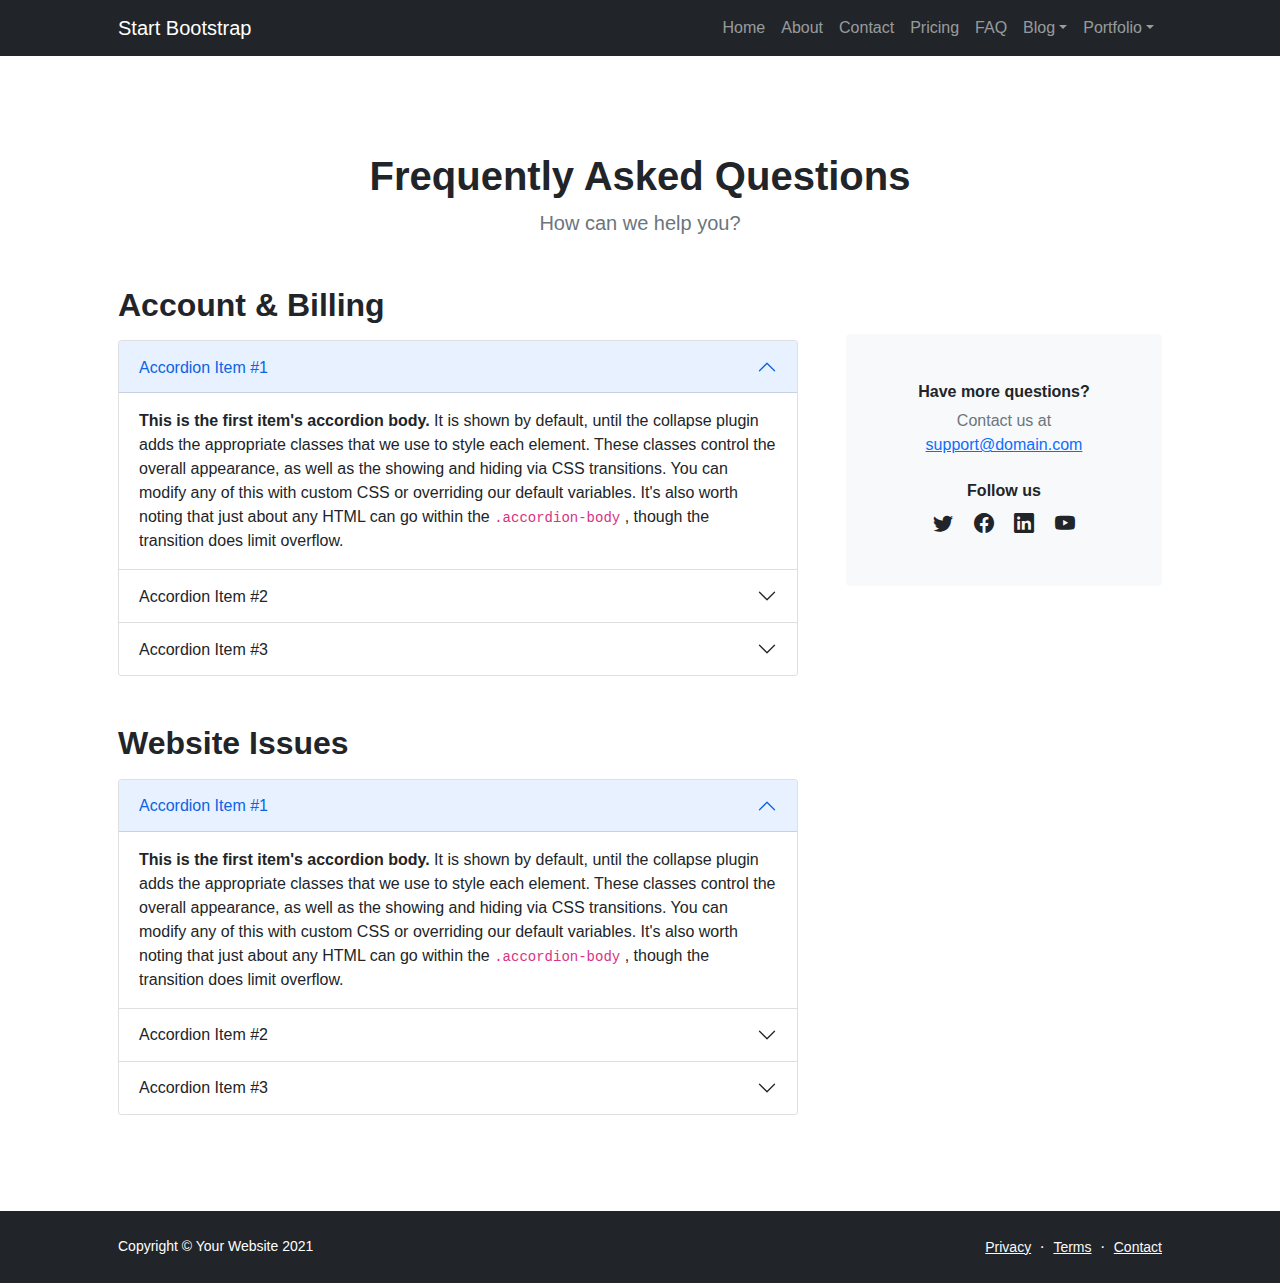
<file: travel/faq.html>
<!DOCTYPE html>
<html lang="en">
    <head>
        <meta charset="utf-8" />
        <meta name="viewport" content="width=device-width, initial-scale=1, shrink-to-fit=no" />
        <meta name="description" content="" />
        <meta name="author" content="" />
        <title>Modern Business - Start Bootstrap Template</title>
        <!-- Favicon-->
        <link rel="icon" type="image/x-icon" href="assets/favicon.ico" />
        <!-- Bootstrap icons-->
        <link href="https://cdn.jsdelivr.net/npm/bootstrap-icons@1.5.0/font/bootstrap-icons.css" rel="stylesheet" />
        <!-- Core theme CSS (includes Bootstrap)-->
        <link href="css/styles.css" rel="stylesheet" />
    </head>
    <body class="d-flex flex-column h-100">
        <main class="flex-shrink-0">
            <!-- Navigation-->
            <nav class="navbar navbar-expand-lg navbar-dark bg-dark">
                <div class="container px-5">
                    <a class="navbar-brand" href="index.html">Start Bootstrap</a>
                    <button class="navbar-toggler" type="button" data-bs-toggle="collapse" data-bs-target="#navbarSupportedContent" aria-controls="navbarSupportedContent" aria-expanded="false" aria-label="Toggle navigation"><span class="navbar-toggler-icon"></span></button>
                    <div class="collapse navbar-collapse" id="navbarSupportedContent">
                        <ul class="navbar-nav ms-auto mb-2 mb-lg-0">
                            <li class="nav-item"><a class="nav-link" href="index.html">Home</a></li>
                            <li class="nav-item"><a class="nav-link" href="about.html">About</a></li>
                            <li class="nav-item"><a class="nav-link" href="contact.html">Contact</a></li>
                            <li class="nav-item"><a class="nav-link" href="pricing.html">Pricing</a></li>
                            <li class="nav-item"><a class="nav-link" href="faq.html">FAQ</a></li>
                            <li class="nav-item dropdown">
                                <a class="nav-link dropdown-toggle" id="navbarDropdownBlog" href="#" role="button" data-bs-toggle="dropdown" aria-expanded="false">Blog</a>
                                <ul class="dropdown-menu dropdown-menu-end" aria-labelledby="navbarDropdownBlog">
                                    <li><a class="dropdown-item" href="blog-home.html">Blog Home</a></li>
                                    <li><a class="dropdown-item" href="blog-post.html">Blog Post</a></li>
                                </ul>
                            </li>
                            <li class="nav-item dropdown">
                                <a class="nav-link dropdown-toggle" id="navbarDropdownPortfolio" href="#" role="button" data-bs-toggle="dropdown" aria-expanded="false">Portfolio</a>
                                <ul class="dropdown-menu dropdown-menu-end" aria-labelledby="navbarDropdownPortfolio">
                                    <li><a class="dropdown-item" href="portfolio-overview.html">Portfolio Overview</a></li>
                                    <li><a class="dropdown-item" href="portfolio-item.html">Portfolio Item</a></li>
                                </ul>
                            </li>
                        </ul>
                    </div>
                </div>
            </nav>
            <!-- Page Content-->
            <section class="py-5">
                <div class="container px-5 my-5">
                    <div class="text-center mb-5">
                        <h1 class="fw-bolder">Frequently Asked Questions</h1>
                        <p class="lead fw-normal text-muted mb-0">How can we help you?</p>
                    </div>
                    <div class="row gx-5">
                        <div class="col-xl-8">
                            <!-- FAQ Accordion 1-->
                            <h2 class="fw-bolder mb-3">Account &amp; Billing</h2>
                            <div class="accordion mb-5" id="accordionExample">
                                <div class="accordion-item">
                                    <h3 class="accordion-header" id="headingOne"><button class="accordion-button" type="button" data-bs-toggle="collapse" data-bs-target="#collapseOne" aria-expanded="true" aria-controls="collapseOne">Accordion Item #1</button></h3>
                                    <div class="accordion-collapse collapse show" id="collapseOne" aria-labelledby="headingOne" data-bs-parent="#accordionExample">
                                        <div class="accordion-body">
                                            <strong>This is the first item's accordion body.</strong>
                                            It is shown by default, until the collapse plugin adds the appropriate classes that we use to style each element. These classes control the overall appearance, as well as the showing and hiding via CSS transitions. You can modify any of this with custom CSS or overriding our default variables. It's also worth noting that just about any HTML can go within the
                                            <code>.accordion-body</code>
                                            , though the transition does limit overflow.
                                        </div>
                                    </div>
                                </div>
                                <div class="accordion-item">
                                    <h3 class="accordion-header" id="headingTwo"><button class="accordion-button collapsed" type="button" data-bs-toggle="collapse" data-bs-target="#collapseTwo" aria-expanded="false" aria-controls="collapseTwo">Accordion Item #2</button></h3>
                                    <div class="accordion-collapse collapse" id="collapseTwo" aria-labelledby="headingTwo" data-bs-parent="#accordionExample">
                                        <div class="accordion-body">
                                            <strong>This is the second item's accordion body.</strong>
                                            It is hidden by default, until the collapse plugin adds the appropriate classes that we use to style each element. These classes control the overall appearance, as well as the showing and hiding via CSS transitions. You can modify any of this with custom CSS or overriding our default variables. It's also worth noting that just about any HTML can go within the
                                            <code>.accordion-body</code>
                                            , though the transition does limit overflow.
                                        </div>
                                    </div>
                                </div>
                                <div class="accordion-item">
                                    <h3 class="accordion-header" id="headingThree"><button class="accordion-button collapsed" type="button" data-bs-toggle="collapse" data-bs-target="#collapseThree" aria-expanded="false" aria-controls="collapseThree">Accordion Item #3</button></h3>
                                    <div class="accordion-collapse collapse" id="collapseThree" aria-labelledby="headingThree" data-bs-parent="#accordionExample">
                                        <div class="accordion-body">
                                            <strong>This is the third item's accordion body.</strong>
                                            It is hidden by default, until the collapse plugin adds the appropriate classes that we use to style each element. These classes control the overall appearance, as well as the showing and hiding via CSS transitions. You can modify any of this with custom CSS or overriding our default variables. It's also worth noting that just about any HTML can go within the
                                            <code>.accordion-body</code>
                                            , though the transition does limit overflow.
                                        </div>
                                    </div>
                                </div>
                            </div>
                            <!-- FAQ Accordion 2-->
                            <h2 class="fw-bolder mb-3">Website Issues</h2>
                            <div class="accordion mb-5 mb-xl-0" id="accordionExample2">
                                <div class="accordion-item">
                                    <h3 class="accordion-header" id="headingOne"><button class="accordion-button" type="button" data-bs-toggle="collapse" data-bs-target="#collapseOne" aria-expanded="true" aria-controls="collapseOne">Accordion Item #1</button></h3>
                                    <div class="accordion-collapse collapse show" id="collapseOne" aria-labelledby="headingOne" data-bs-parent="#accordionExample2">
                                        <div class="accordion-body">
                                            <strong>This is the first item's accordion body.</strong>
                                            It is shown by default, until the collapse plugin adds the appropriate classes that we use to style each element. These classes control the overall appearance, as well as the showing and hiding via CSS transitions. You can modify any of this with custom CSS or overriding our default variables. It's also worth noting that just about any HTML can go within the
                                            <code>.accordion-body</code>
                                            , though the transition does limit overflow.
                                        </div>
                                    </div>
                                </div>
                                <div class="accordion-item">
                                    <h3 class="accordion-header" id="headingTwo"><button class="accordion-button collapsed" type="button" data-bs-toggle="collapse" data-bs-target="#collapseTwo" aria-expanded="false" aria-controls="collapseTwo">Accordion Item #2</button></h3>
                                    <div class="accordion-collapse collapse" id="collapseTwo" aria-labelledby="headingTwo" data-bs-parent="#accordionExample2">
                                        <div class="accordion-body">
                                            <strong>This is the second item's accordion body.</strong>
                                            It is hidden by default, until the collapse plugin adds the appropriate classes that we use to style each element. These classes control the overall appearance, as well as the showing and hiding via CSS transitions. You can modify any of this with custom CSS or overriding our default variables. It's also worth noting that just about any HTML can go within the
                                            <code>.accordion-body</code>
                                            , though the transition does limit overflow.
                                        </div>
                                    </div>
                                </div>
                                <div class="accordion-item">
                                    <h3 class="accordion-header" id="headingThree"><button class="accordion-button collapsed" type="button" data-bs-toggle="collapse" data-bs-target="#collapseThree" aria-expanded="false" aria-controls="collapseThree">Accordion Item #3</button></h3>
                                    <div class="accordion-collapse collapse" id="collapseThree" aria-labelledby="headingThree" data-bs-parent="#accordionExample2">
                                        <div class="accordion-body">
                                            <strong>This is the third item's accordion body.</strong>
                                            It is hidden by default, until the collapse plugin adds the appropriate classes that we use to style each element. These classes control the overall appearance, as well as the showing and hiding via CSS transitions. You can modify any of this with custom CSS or overriding our default variables. It's also worth noting that just about any HTML can go within the
                                            <code>.accordion-body</code>
                                            , though the transition does limit overflow.
                                        </div>
                                    </div>
                                </div>
                            </div>
                        </div>
                        <div class="col-xl-4">
                            <div class="card border-0 bg-light mt-xl-5">
                                <div class="card-body p-4 py-lg-5">
                                    <div class="d-flex align-items-center justify-content-center">
                                        <div class="text-center">
                                            <div class="h6 fw-bolder">Have more questions?</div>
                                            <p class="text-muted mb-4">
                                                Contact us at
                                                <br />
                                                <a href="#!">support@domain.com</a>
                                            </p>
                                            <div class="h6 fw-bolder">Follow us</div>
                                            <a class="fs-5 px-2 link-dark" href="#!"><i class="bi-twitter"></i></a>
                                            <a class="fs-5 px-2 link-dark" href="#!"><i class="bi-facebook"></i></a>
                                            <a class="fs-5 px-2 link-dark" href="#!"><i class="bi-linkedin"></i></a>
                                            <a class="fs-5 px-2 link-dark" href="#!"><i class="bi-youtube"></i></a>
                                        </div>
                                    </div>
                                </div>
                            </div>
                        </div>
                    </div>
                </div>
            </section>
        </main>
        <!-- Footer-->
        <footer class="bg-dark py-4 mt-auto">
            <div class="container px-5">
                <div class="row align-items-center justify-content-between flex-column flex-sm-row">
                    <div class="col-auto"><div class="small m-0 text-white">Copyright &copy; Your Website 2021</div></div>
                    <div class="col-auto">
                        <a class="link-light small" href="#!">Privacy</a>
                        <span class="text-white mx-1">&middot;</span>
                        <a class="link-light small" href="#!">Terms</a>
                        <span class="text-white mx-1">&middot;</span>
                        <a class="link-light small" href="#!">Contact</a>
                    </div>
                </div>
            </div>
        </footer>
        <!-- Bootstrap core JS-->
        <script src="https://cdn.jsdelivr.net/npm/bootstrap@5.1.3/dist/js/bootstrap.bundle.min.js"></script>
        <!-- Core theme JS-->
        <script src="js/scripts.js"></script>
    </body>
</html>
</file>
